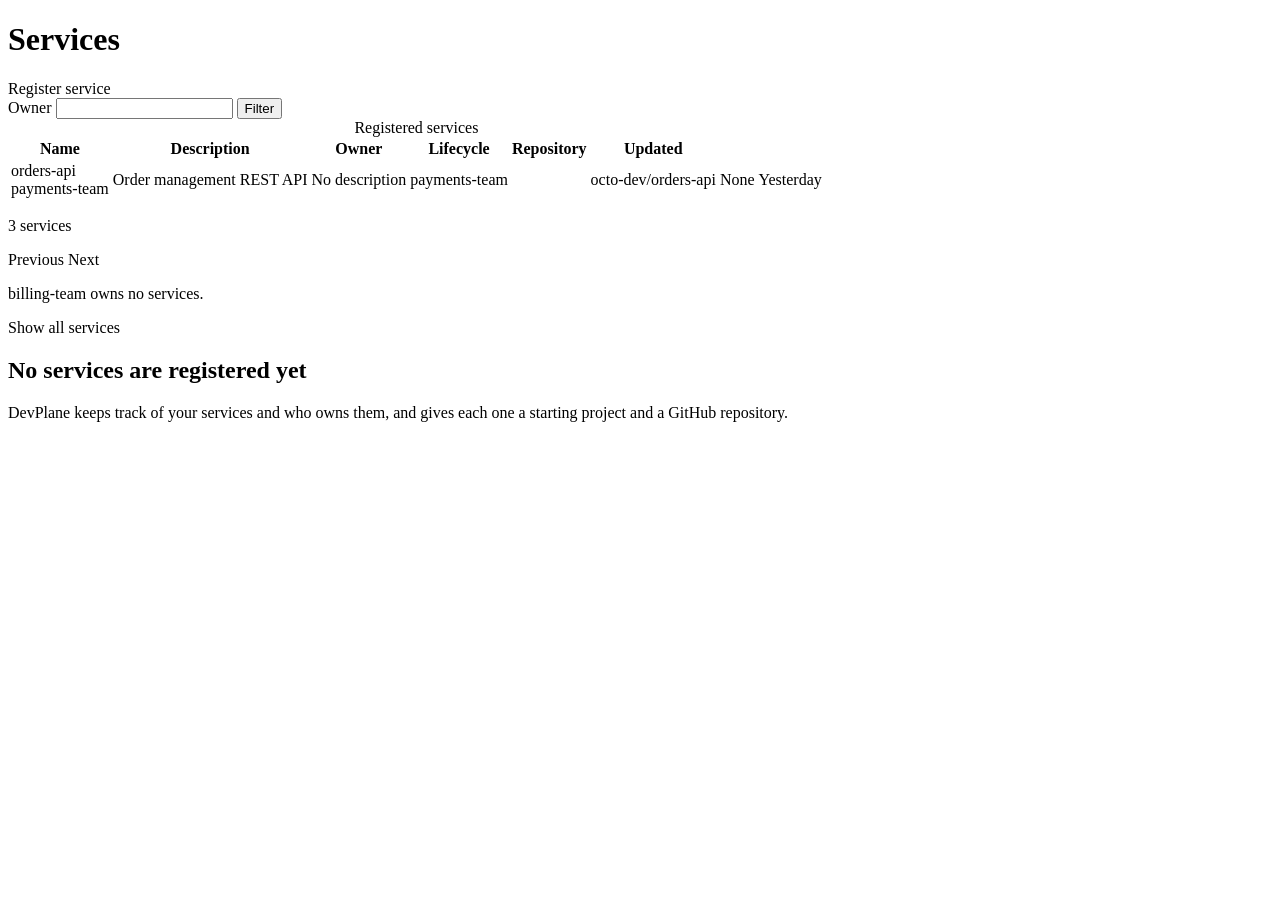
<file: src/main/resources/templates/catalog.html>
<!doctype html>
<!--/*
	The catalog. state is "list", "no-match" (an owner filter that matches nothing),
	or "empty" (no services at all, where an introduction to DevPlane takes the
	table's place).
*/-->
<html lang="en" xmlns:th="http://www.thymeleaf.org">
<head th:replace="~{layout :: head('Services')}"></head>
<body>
	<th:block th:replace="~{layout :: topbar('services')}"></th:block>

	<main id="main" class="page">
		<div th:replace="~{layout :: notice}"></div>

		<div class="page-header">
			<div class="page-header__text">
				<h1>Services</h1>
			</div>
			<a th:unless="${state == 'empty'}" class="button button--primary" th:href="@{/register}">Register service</a>
		</div>

		<!--/* With JavaScript on, htmx filters in place: it asks for the same page and swaps in its results. */-->
		<form th:unless="${state == 'empty'}" class="filter" th:action="@{/services}" method="get" role="search"
				hx-get="/services" hx-trigger="input changed delay:300ms from:find input, submit"
				hx-select="#results" hx-target="#results" hx-swap="outerHTML" hx-push-url="true">
			<label class="field__label" for="owner">Owner</label>
			<input class="input id" id="owner" name="owner" type="text" autocomplete="off" spellcheck="false"
					th:value="${owner}">
			<button class="button" type="submit">Filter</button>
		</form>

		<div id="results" th:unless="${state == 'empty'}">
			<th:block th:if="${state == 'list'}">
				<table class="table">
					<caption class="visually-hidden">Registered services</caption>
					<thead>
						<tr>
							<th scope="col" class="cell-name">Name</th>
							<th scope="col" class="cell-description">Description</th>
							<th scope="col" class="cell-owner">Owner</th>
							<th scope="col" class="cell-lifecycle">Lifecycle</th>
							<th scope="col" class="cell-repository">Repository</th>
							<th scope="col" class="cell-updated">Updated</th>
						</tr>
					</thead>
					<tbody>
						<tr th:each="row : ${rows}">
							<td><a class="id" th:href="@{/services/{name}(name=${row.name})}" th:text="${row.name}">orders-api</a><div
									class="table__owner-below small muted id" th:text="${row.owner}">payments-team</div></td>
							<td th:if="${row.description != null}" class="cell-description" th:title="${row.description}"
									th:text="${row.description}">Order management REST API</td>
							<td th:unless="${row.description != null}" class="cell-description muted">No description</td>
							<td class="cell-owner"><a class="secondary-link id" th:href="${row.ownerUrl}"
									th:text="${row.owner}">payments-team</a></td>
							<td><span th:replace="~{fragments/lifecycle :: lifecycle(${row.stage})}"></span></td>
							<td th:if="${row.repository != null}" class="cell-repository"><a class="secondary-link id"
									th:href="${row.repository.url}" th:text="${row.repository.fullName}">octo-dev/orders-api</a></td>
							<td th:unless="${row.repository != null}" class="cell-repository muted">None</td>
							<td class="cell-updated muted"><time th:datetime="${row.updated.iso}" th:title="${row.updated.exact}"
									th:text="${row.updated.relative}">Yesterday</time></td>
						</tr>
					</tbody>
				</table>
				<div class="table-footer">
					<p class="muted" th:text="${summary}">3 services</p>
					<nav th:if="${previousUrl != null or nextUrl != null}" class="pagination" aria-label="Pages">
						<a th:if="${previousUrl != null}" class="button" th:href="${previousUrl}" rel="prev">Previous</a>
						<a th:if="${nextUrl != null}" class="button" th:href="${nextUrl}" rel="next">Next</a>
					</nav>
				</div>
			</th:block>

			<div th:if="${state == 'no-match'}" class="empty">
				<p><span class="id" th:text="${owner}">billing-team</span> owns no services.</p>
				<a th:href="@{/services}">Show all services</a>
			</div>
		</div>

		<section th:if="${state == 'empty'}" class="intro" aria-labelledby="intro-heading">
			<div class="intro__text">
				<h2 id="intro-heading">No services are registered yet</h2>
				<p class="muted">DevPlane keeps track of your services and who owns them, and gives each one a starting
					project and a GitHub repository.</p>
			</div>
			<ol th:replace="~{fragments/path :: intro(${defaultTemplate})}"></ol>
		</section>
	</main>
</body>
</html>
</file>
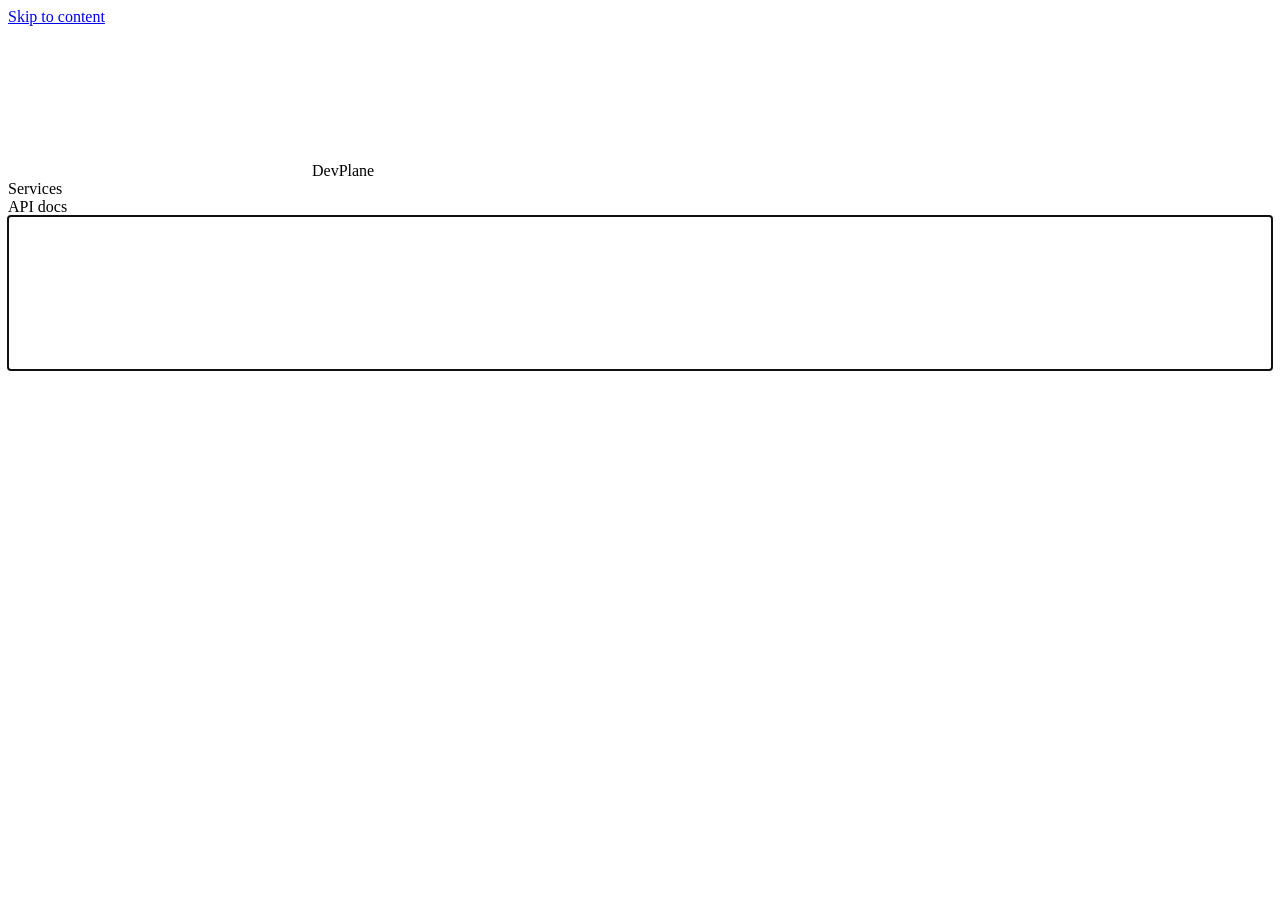
<file: src/main/resources/templates/layout.html>
<!doctype html>
<!--/* Fragments every page shares: the head, the top bar, and the notice area. */-->
<html lang="en" xmlns:th="http://www.thymeleaf.org">
<head th:fragment="head(title)">
	<meta charset="utf-8">
	<meta name="viewport" content="width=device-width, initial-scale=1">
	<title th:text="${title} + ' · DevPlane'">DevPlane</title>
	<link rel="icon" type="image/svg+xml" th:href="@{/favicon.svg}">
	<link rel="stylesheet" th:href="@{/css/devplane.css}">
	<script th:src="@{/webjars/htmx.org/dist/htmx.min.js}" defer></script>
</head>
<body>
	<!--/* The skip link and the top bar. current is "services" on the catalog's pages. */-->
	<th:block th:fragment="topbar(current)">
		<a class="skip-link" href="#main">Skip to content</a>
		<header class="topbar">
			<div class="topbar__inner">
				<a class="wordmark" th:href="@{/services}">
					<svg th:replace="~{fragments/icons :: wordmark}"></svg>
					DevPlane
				</a>
				<nav class="nav" aria-label="Main">
					<a th:href="@{/services}" th:attr="aria-current=${current == 'services'} ? 'page'">Services</a>
				</nav>
				<nav class="nav nav--end" aria-label="Documentation">
					<a th:href="@{/swagger-ui.html}">API docs</a>
				</nav>
			</div>
		</header>
	</th:block>

	<!--/*
		A success notice after a redirect, from the "notice" flash attribute. It takes
		focus, on page load and in htmx's swap, so the next Tab continues from the result.
	*/-->
	<div th:fragment="notice" th:if="${notice != null}" class="notice notice--success" role="status" tabindex="-1"
			autofocus>
		<svg th:replace="~{fragments/icons :: success}"></svg>
		<!--/* The full stop stays inside the name's box, so a long name can't leave it on a line alone. */-->
		<p><th:block th:text="${notice.lead}"></th:block><span class="id"><th:block th:text="${notice.id}"></th:block><th:block
				th:text="${notice.trail}"></th:block></span></p>
	</div>
</body>
</html>
</file>
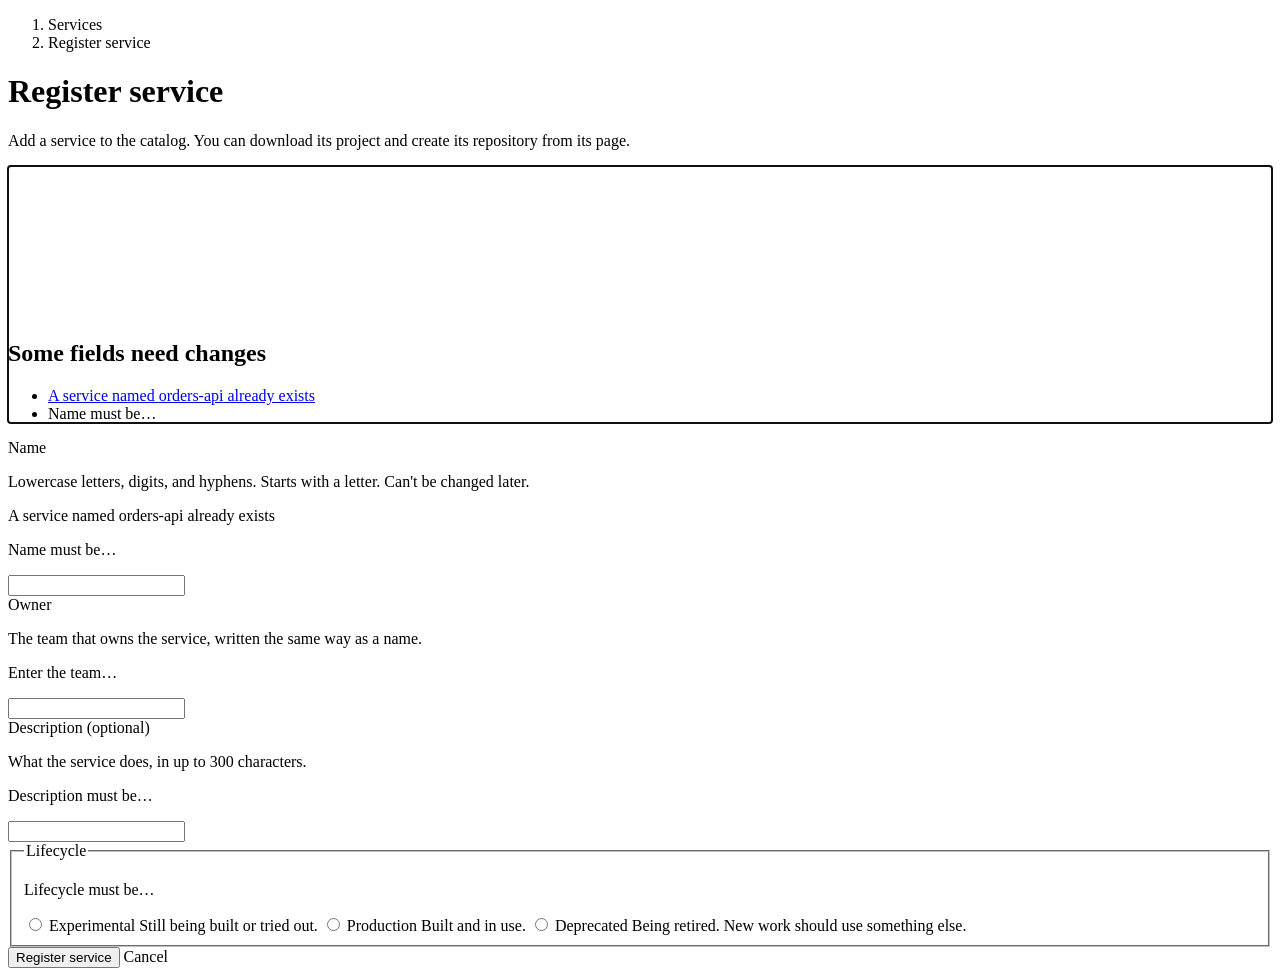
<file: src/main/resources/templates/register.html>
<!doctype html>
<!--/*
	The register form. errors maps each invalid field to its message, in the form's
	order, and duplicateName is set when the name is taken. When there are errors, the
	summary at the top takes focus without script, through autofocus.
*/-->
<html lang="en" xmlns:th="http://www.thymeleaf.org"
		th:with="hasErrors=${!errors.isEmpty() or duplicateName != null}">
<head th:replace="~{layout :: head('Register service')}"></head>
<body>
	<th:block th:replace="~{layout :: topbar('services')}"></th:block>

	<main id="main" class="page">
		<nav class="breadcrumbs" aria-label="Breadcrumbs">
			<ol>
				<li><a th:href="@{/services}">Services</a></li>
				<li><span aria-current="page">Register service</span></li>
			</ol>
		</nav>

		<div class="page-header">
			<div class="page-header__text">
				<h1>Register service</h1>
				<p class="muted">Add a service to the catalog. You can download its project and create its repository
					from its page.</p>
			</div>
		</div>

		<form class="form" th:action="@{/register}" method="post" th:object="${form}" novalidate>
			<div th:if="${hasErrors}" class="notice notice--error error-summary" id="error-summary" tabindex="-1" autofocus>
				<svg th:replace="~{fragments/icons :: error}"></svg>
				<div class="notice__body">
					<h2 class="notice__title">Some fields need changes</h2>
					<ul>
						<li th:if="${duplicateName != null}"><a href="#name">A service named <span class="id"
								th:text="${duplicateName}">orders-api</span> already exists</a></li>
						<li th:each="error : ${errors}"><a th:href="${'#' + error.key}" th:text="${error.value}">Name must be…</a></li>
					</ul>
				</div>
			</div>

			<div class="field">
				<label class="field__label" for="name">Name</label>
				<p class="field__hint" id="name-hint">Lowercase letters, digits, and hyphens. Starts with a letter. Can't be
					changed later.</p>
				<p th:if="${duplicateName != null}" class="field__error" id="name-error">A service named <a
						th:href="@{/services/{name}(name=${duplicateName})}"><span class="id"
						th:text="${duplicateName}">orders-api</span></a> already exists</p>
				<p th:if="${errors.containsKey('name')}" class="field__error" id="name-error" th:text="${errors.name}">Name must be…</p>
				<input class="input id" id="name" name="name" type="text" autocomplete="off" spellcheck="false"
						th:value="*{name}"
						th:attr="aria-invalid=${errors.containsKey('name') or duplicateName != null} ? 'true',
								aria-describedby=${errors.containsKey('name') or duplicateName != null} ? 'name-hint name-error' : 'name-hint'">
			</div>

			<div class="field">
				<label class="field__label" for="owner">Owner</label>
				<p class="field__hint" id="owner-hint">The team that owns the service, written the same way as a name.</p>
				<p th:if="${errors.containsKey('owner')}" class="field__error" id="owner-error" th:text="${errors.owner}">Enter the team…</p>
				<input class="input id" id="owner" name="owner" type="text" autocomplete="off" spellcheck="false"
						th:value="*{owner}"
						th:attr="aria-invalid=${errors.containsKey('owner')} ? 'true',
								aria-describedby=${errors.containsKey('owner')} ? 'owner-hint owner-error' : 'owner-hint'">
			</div>

			<div class="field">
				<label class="field__label" for="description">Description (optional)</label>
				<p class="field__hint" id="description-hint">What the service does, in up to 300 characters.</p>
				<p th:if="${errors.containsKey('description')}" class="field__error" id="description-error"
						th:text="${errors.description}">Description must be…</p>
				<input class="input" id="description" name="description" type="text" autocomplete="off"
						th:value="*{description}"
						th:attr="aria-invalid=${errors.containsKey('description')} ? 'true',
								aria-describedby=${errors.containsKey('description')} ? 'description-hint description-error' : 'description-hint'">
			</div>

			<fieldset class="field" th:attr="aria-describedby=${errors.containsKey('lifecycle')} ? 'lifecycle-error'">
				<legend class="field__label">Lifecycle</legend>
				<p th:if="${errors.containsKey('lifecycle')}" class="field__error" id="lifecycle-error"
						th:text="${errors.lifecycle}">Lifecycle must be…</p>
				<label class="choice">
					<input type="radio" name="lifecycle" value="experimental" th:checked="*{lifecycle == null or lifecycle == 'experimental'}">
					<span>Experimental</span>
					<span class="choice__hint">Still being built or tried out.</span>
				</label>
				<label class="choice">
					<input type="radio" name="lifecycle" value="production" th:checked="*{lifecycle == 'production'}">
					<span>Production</span>
					<span class="choice__hint">Built and in use.</span>
				</label>
				<label class="choice">
					<input type="radio" name="lifecycle" value="deprecated" th:checked="*{lifecycle == 'deprecated'}">
					<span>Deprecated</span>
					<span class="choice__hint">Being retired. New work should use something else.</span>
				</label>
			</fieldset>

			<div class="form__actions">
				<button class="button button--primary" type="submit">Register service</button>
				<a class="button" th:href="@{/services}">Cancel</a>
			</div>
		</form>
	</main>
</body>
</html>
</file>
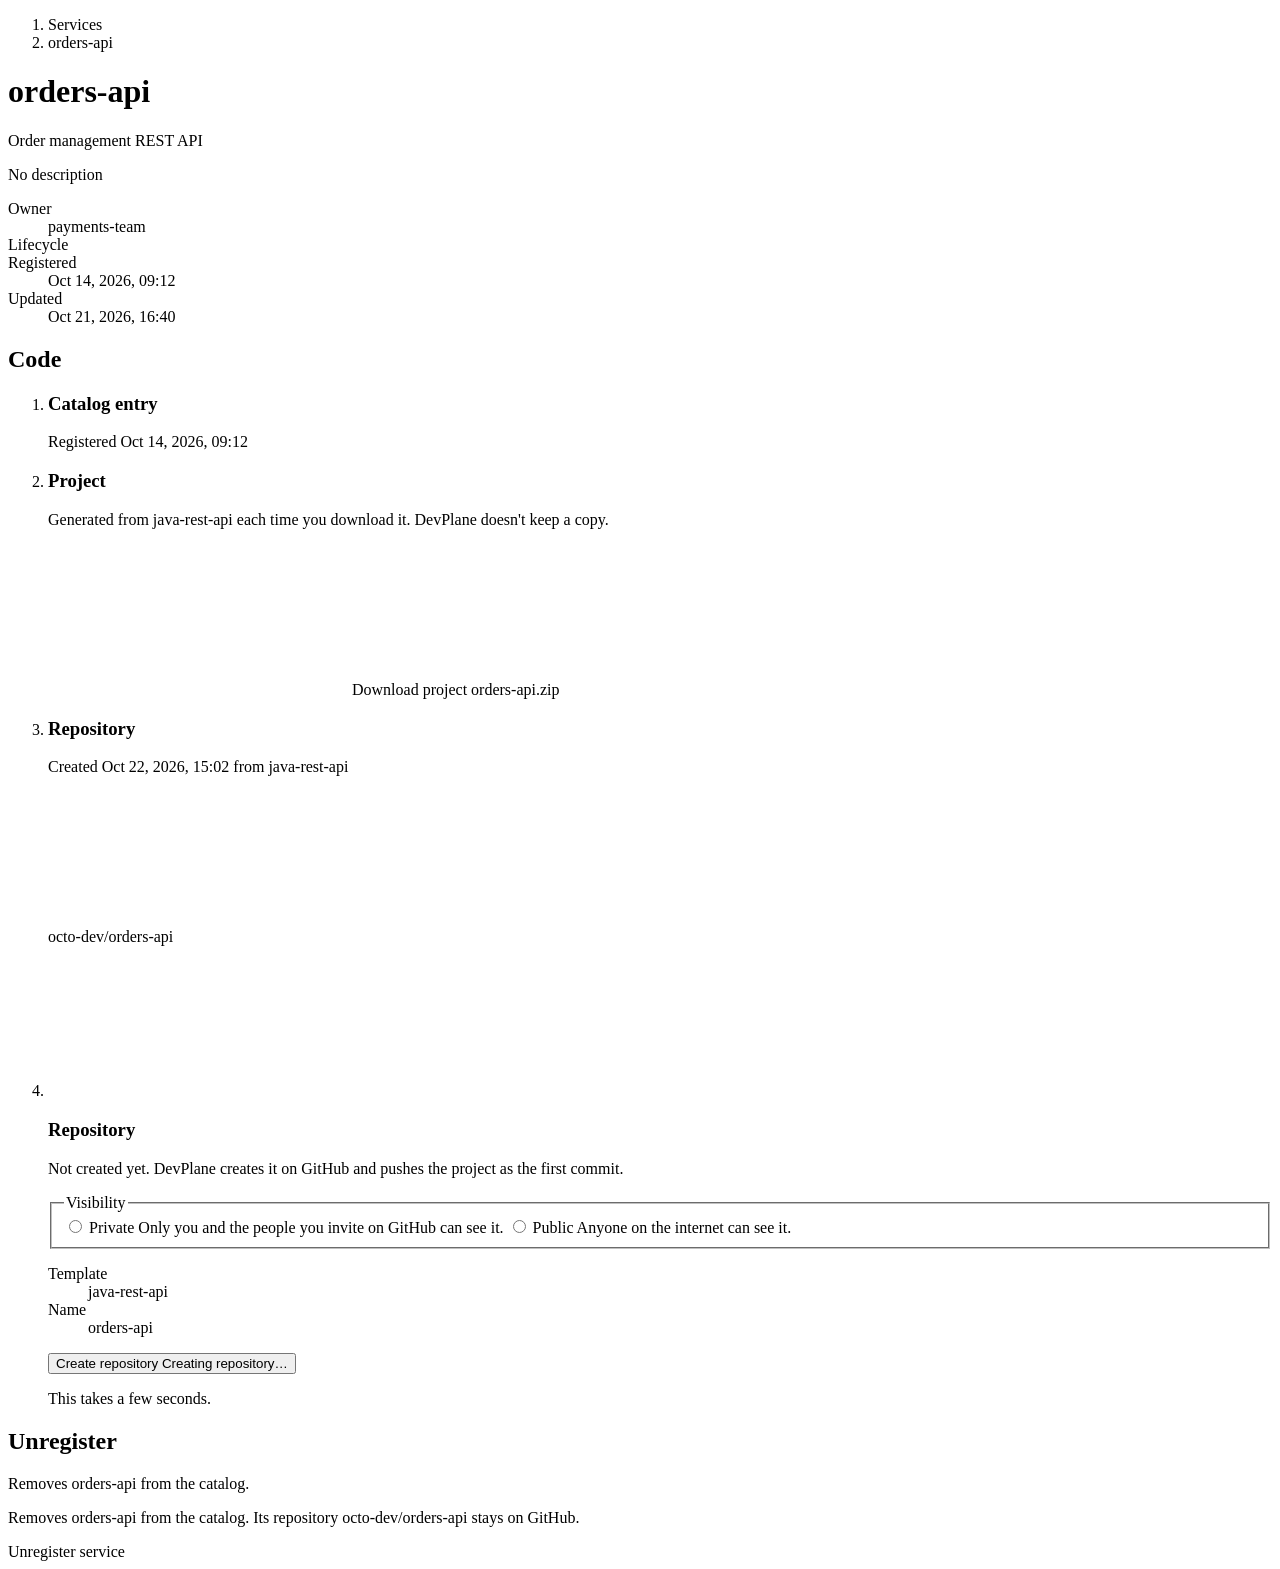
<file: src/main/resources/templates/service.html>
<!doctype html>
<!--/*
	A service's page: its details, then its steps from catalog entry to project to
	repository. Until the service has a repository, the repository step is the next
	step and holds the form that creates it.
*/-->
<html lang="en" xmlns:th="http://www.thymeleaf.org">
<head th:replace="~{layout :: head(${service.name})}"></head>
<body>
	<th:block th:replace="~{layout :: topbar('services')}"></th:block>

	<main id="main" class="page">
		<div th:replace="~{layout :: notice}"></div>

		<nav class="breadcrumbs" aria-label="Breadcrumbs">
			<ol>
				<li><a th:href="@{/services}">Services</a></li>
				<li><span class="id" aria-current="page" th:text="${service.name}">orders-api</span></li>
			</ol>
		</nav>

		<div class="page-header">
			<div class="page-header__text">
				<h1><span class="id" th:text="${service.name}">orders-api</span></h1>
				<p th:if="${service.description != null}" class="muted" th:text="${service.description}">Order management REST API</p>
				<p th:unless="${service.description != null}" class="muted">No description</p>
			</div>
		</div>

		<dl class="summary">
			<div>
				<dt>Owner</dt>
				<dd><a class="secondary-link id" th:href="${service.ownerUrl}" th:text="${service.owner}">payments-team</a></dd>
			</div>
			<div>
				<dt>Lifecycle</dt>
				<dd><span th:replace="~{fragments/lifecycle :: lifecycle(${service.stage})}"></span></dd>
			</div>
			<div>
				<dt>Registered</dt>
				<dd><time th:datetime="${service.registered.iso}" th:text="${service.registered.exact}">Oct 14, 2026, 09:12</time></dd>
			</div>
			<div>
				<dt>Updated</dt>
				<dd><time th:datetime="${service.updated.iso}" th:text="${service.updated.exact}">Oct 21, 2026, 16:40</time></dd>
			</div>
		</dl>

		<section class="section" aria-labelledby="code-heading">
			<h2 id="code-heading">Code</h2>
			<ol class="path">
				<li class="step">
					<div class="step__head">
						<h3>Catalog entry</h3>
						<p class="step__status">Registered <time th:datetime="${service.registered.iso}"
								th:text="${service.registered.exact}">Oct 14, 2026, 09:12</time></p>
					</div>
				</li>

				<li class="step">
					<div class="step__head">
						<h3>Project</h3>
						<p class="step__status">Generated from <span class="id" th:text="${template.name}">java-rest-api</span>
							each time you download it. DevPlane doesn't keep a copy.</p>
					</div>
					<div class="step__actions">
						<a class="button" th:href="@{/api/v1/services/{name}/project(name=${service.name})}" download>
							<svg th:replace="~{fragments/icons :: download}"></svg>
							Download project
						</a>
						<span class="small muted id" th:text="${service.name + '.zip'}">orders-api.zip</span>
					</div>
				</li>

				<li th:if="${service.repository != null}" class="step" id="repository-step">
					<div class="step__head">
						<h3>Repository</h3>
						<p class="step__status">Created <time th:datetime="${service.repositoryCreated.iso}"
								th:text="${service.repositoryCreated.exact}">Oct 22, 2026, 15:02</time> from <span class="id"
								th:text="${service.repository.template}">java-rest-api</span></p>
					</div>
					<!--/* A request to create a second repository fails, and says so here. */-->
					<th:block th:if="${repositoryError != null}">
						<div th:replace="~{fragments/path :: repositoryError(${repositoryError}, ${repositoryErrorStatus})}"></div>
					</th:block>
					<a class="repo-link" th:href="${service.repository.url}">
						<span class="id" th:text="${service.repository.fullName}">octo-dev/orders-api</span>
						<svg th:replace="~{fragments/icons :: external}"></svg>
					</a>
				</li>

				<li th:unless="${service.repository != null}" class="step step--next" id="repository-step">
					<svg th:replace="~{fragments/path :: outline}"></svg>
					<div class="step__head">
						<h3>Repository</h3>
						<p class="step__status">Not created yet. DevPlane creates it on GitHub and pushes the project as the
							first commit.</p>
					</div>

					<th:block th:if="${repositoryError != null}">
						<div th:replace="~{fragments/path :: repositoryError(${repositoryError}, ${repositoryErrorStatus})}"></div>
					</th:block>

					<!--/*
						With JavaScript on, htmx posts the form, follows the redirect, and swaps in
						the new page's main, so the result appears without a reload. While it waits,
						the options and button are disabled and the step is marked busy.
					*/-->
					<form class="step__options" th:action="@{/services/{name}/repository(name=${service.name})}" method="post"
							th:attr="hx-post=@{/services/{name}/repository(name=${service.name})}"
							hx-select="main" hx-target="main" hx-swap="outerHTML"
							hx-disabled-elt="find button, find fieldset"
							hx-on::before-request="this.closest('.step').setAttribute('aria-busy', 'true')"
							hx-on::after-request="this.closest('.step').removeAttribute('aria-busy')">
						<fieldset class="field">
							<legend class="field__label">Visibility</legend>
							<label class="choice">
								<input type="radio" name="visibility" value="private" th:checked="${visibility != 'public'}">
								<span>Private</span>
								<span class="choice__hint">Only you and the people you invite on GitHub can see it.</span>
							</label>
							<label class="choice">
								<input type="radio" name="visibility" value="public" th:checked="${visibility == 'public'}">
								<span>Public</span>
								<span class="choice__hint">Anyone on the internet can see it.</span>
							</label>
						</fieldset>
						<dl class="facts">
							<dt>Template</dt>
							<dd class="id" th:text="${template.name}">java-rest-api</dd>
							<dt>Name</dt>
							<dd class="id" th:text="${service.name}">orders-api</dd>
						</dl>
						<div class="step__actions">
							<button class="button button--primary" type="submit">
								<span class="when-idle">Create repository</span>
								<span class="when-pending">Creating repository…</span>
							</button>
							<p class="when-pending muted">This takes a few seconds.</p>
						</div>
					</form>
				</li>
			</ol>
		</section>

		<section class="section unregister" aria-labelledby="unregister-heading">
			<div class="unregister__text">
				<h2 id="unregister-heading">Unregister</h2>
				<p th:unless="${service.repository != null}" class="muted">Removes <span class="id"
						th:text="${service.name}">orders-api</span> from the catalog.</p>
				<p th:if="${service.repository != null}" class="muted">Removes <span class="id"
						th:text="${service.name}">orders-api</span> from the catalog. Its repository <span class="id"
						th:text="${service.repository.fullName}">octo-dev/orders-api</span> stays on GitHub.</p>
			</div>
			<a class="button button--danger" th:href="@{/services/{name}/unregister(name=${service.name})}">Unregister service</a>
		</section>
	</main>
</body>
</html>
</file>
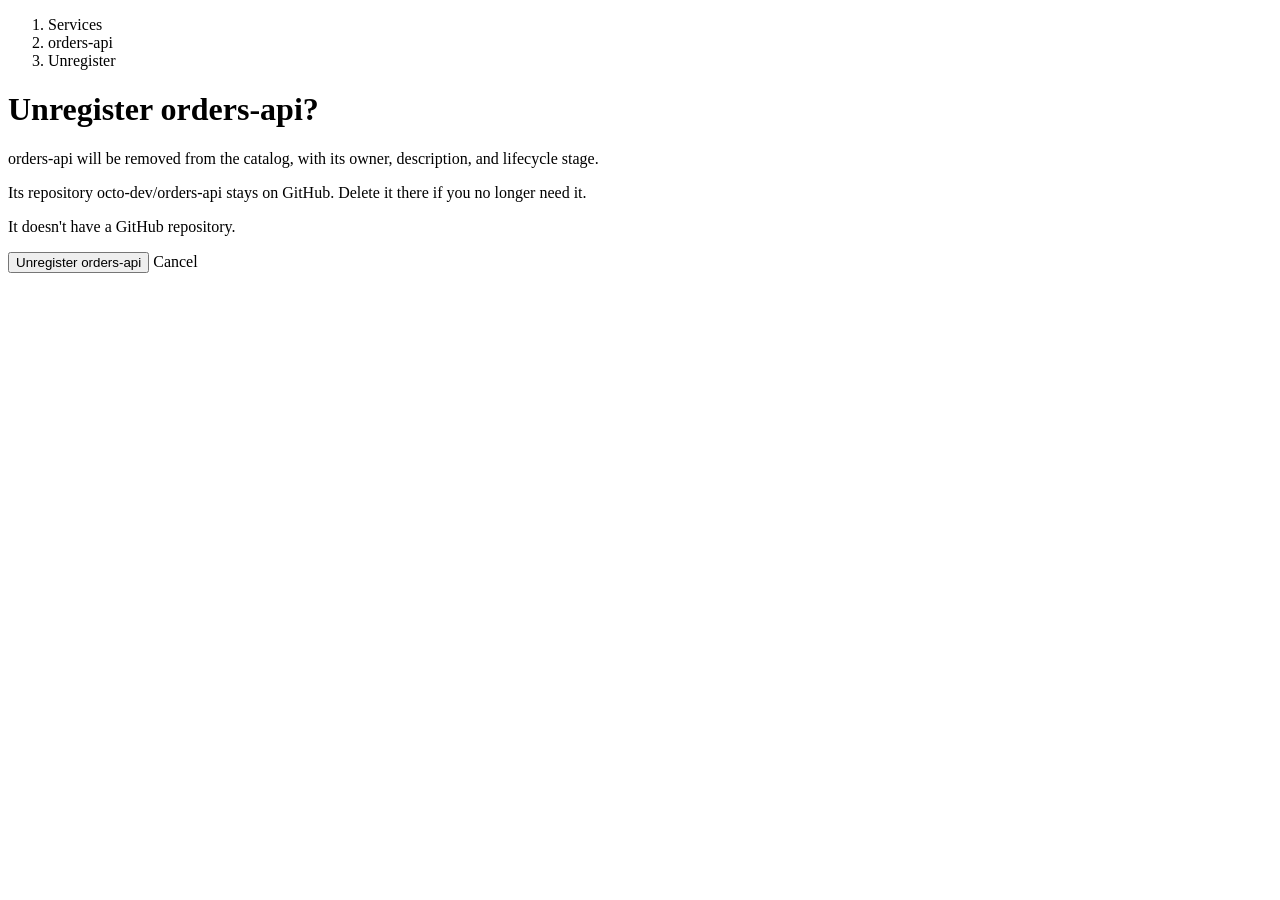
<file: src/main/resources/templates/unregister.html>
<!doctype html>
<!--/*
	The confirmation before unregistering: what will happen, and what won't. It's a
	page rather than a dialog, so it works without script.
*/-->
<html lang="en" xmlns:th="http://www.thymeleaf.org">
<head th:replace="~{layout :: head('Unregister ' + ${service.name})}"></head>
<body>
	<th:block th:replace="~{layout :: topbar('services')}"></th:block>

	<main id="main" class="page">
		<nav class="breadcrumbs" aria-label="Breadcrumbs">
			<ol>
				<li><a th:href="@{/services}">Services</a></li>
				<li><a class="id" th:href="@{/services/{name}(name=${service.name})}" th:text="${service.name}">orders-api</a></li>
				<li><span aria-current="page">Unregister</span></li>
			</ol>
		</nav>

		<div class="page-header">
			<div class="page-header__text">
				<h1>Unregister <span class="id"><th:block th:text="${service.name}">orders-api</th:block>?</span></h1>
			</div>
		</div>

		<div class="prose">
			<p><span class="id" th:text="${service.name}">orders-api</span> will be removed from the catalog, with its
				owner, description, and lifecycle stage.</p>
			<p th:if="${service.repository != null}">Its repository <span class="id"
					th:text="${service.repository.fullName}">octo-dev/orders-api</span> stays on GitHub. Delete it there if
				you no longer need it.</p>
			<p th:unless="${service.repository != null}">It doesn't have a GitHub repository.</p>
		</div>

		<form class="form__actions confirm" th:action="@{/services/{name}/unregister(name=${service.name})}" method="post">
			<button class="button button--danger" type="submit">Unregister <span class="id"
					th:text="${service.name}">orders-api</span></button>
			<a class="button" th:href="@{/services/{name}(name=${service.name})}">Cancel</a>
		</form>
	</main>
</body>
</html>
</file>
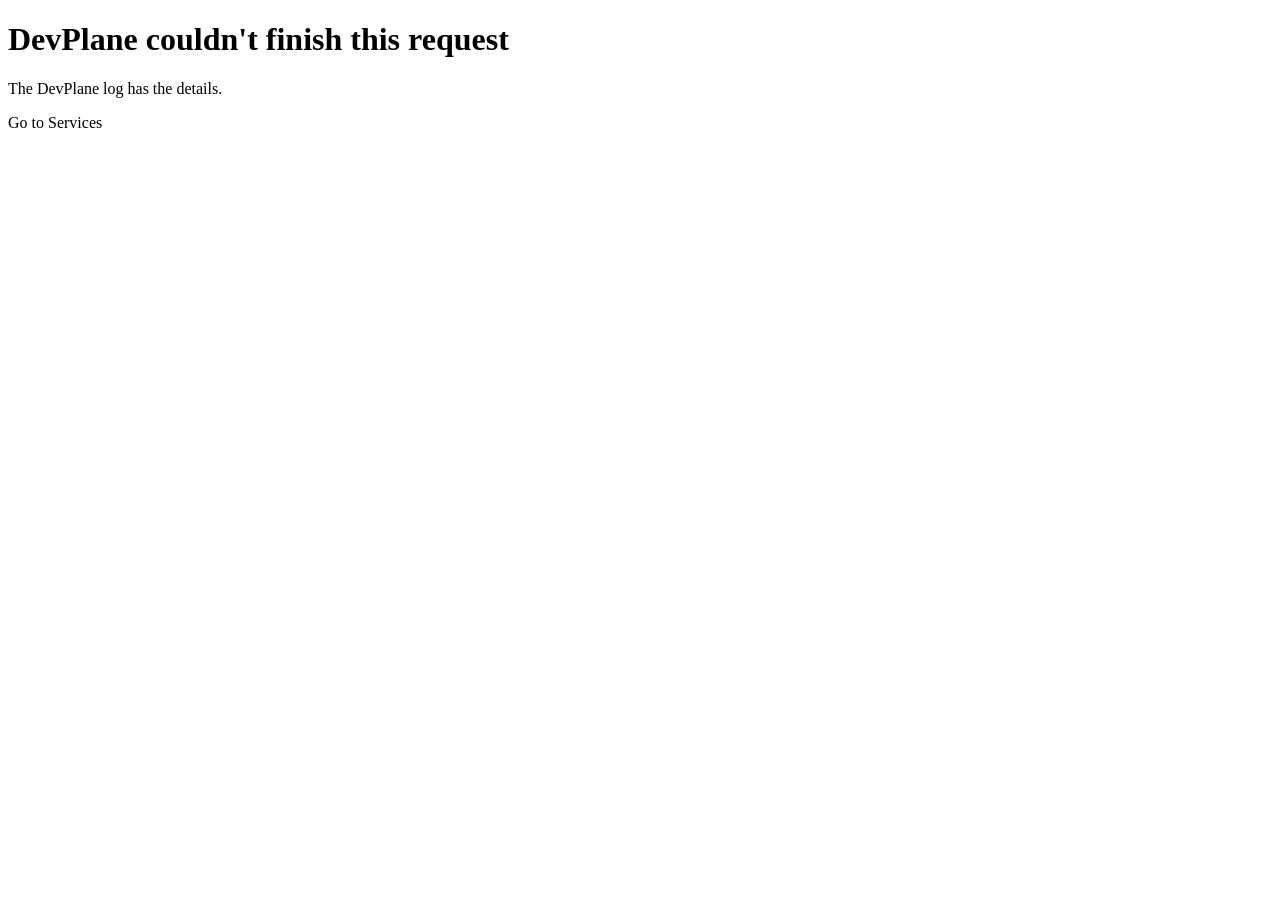
<file: src/main/resources/templates/error/5xx.html>
<!doctype html>
<!--/* The page for an unexpected error. It never shows the exception. */-->
<html lang="en" xmlns:th="http://www.thymeleaf.org">
<head th:replace="~{layout :: head('Unexpected error')}"></head>
<body>
	<th:block th:replace="~{layout :: topbar('')}"></th:block>

	<main id="main" class="page">
		<div class="page-header">
			<div class="page-header__text">
				<h1>DevPlane couldn't finish this request</h1>
			</div>
		</div>

		<div class="prose">
			<p>The DevPlane log has the details.</p>
			<p><a th:href="@{/services}">Go to Services</a></p>
		</div>
	</main>
</body>
</html>
</file>
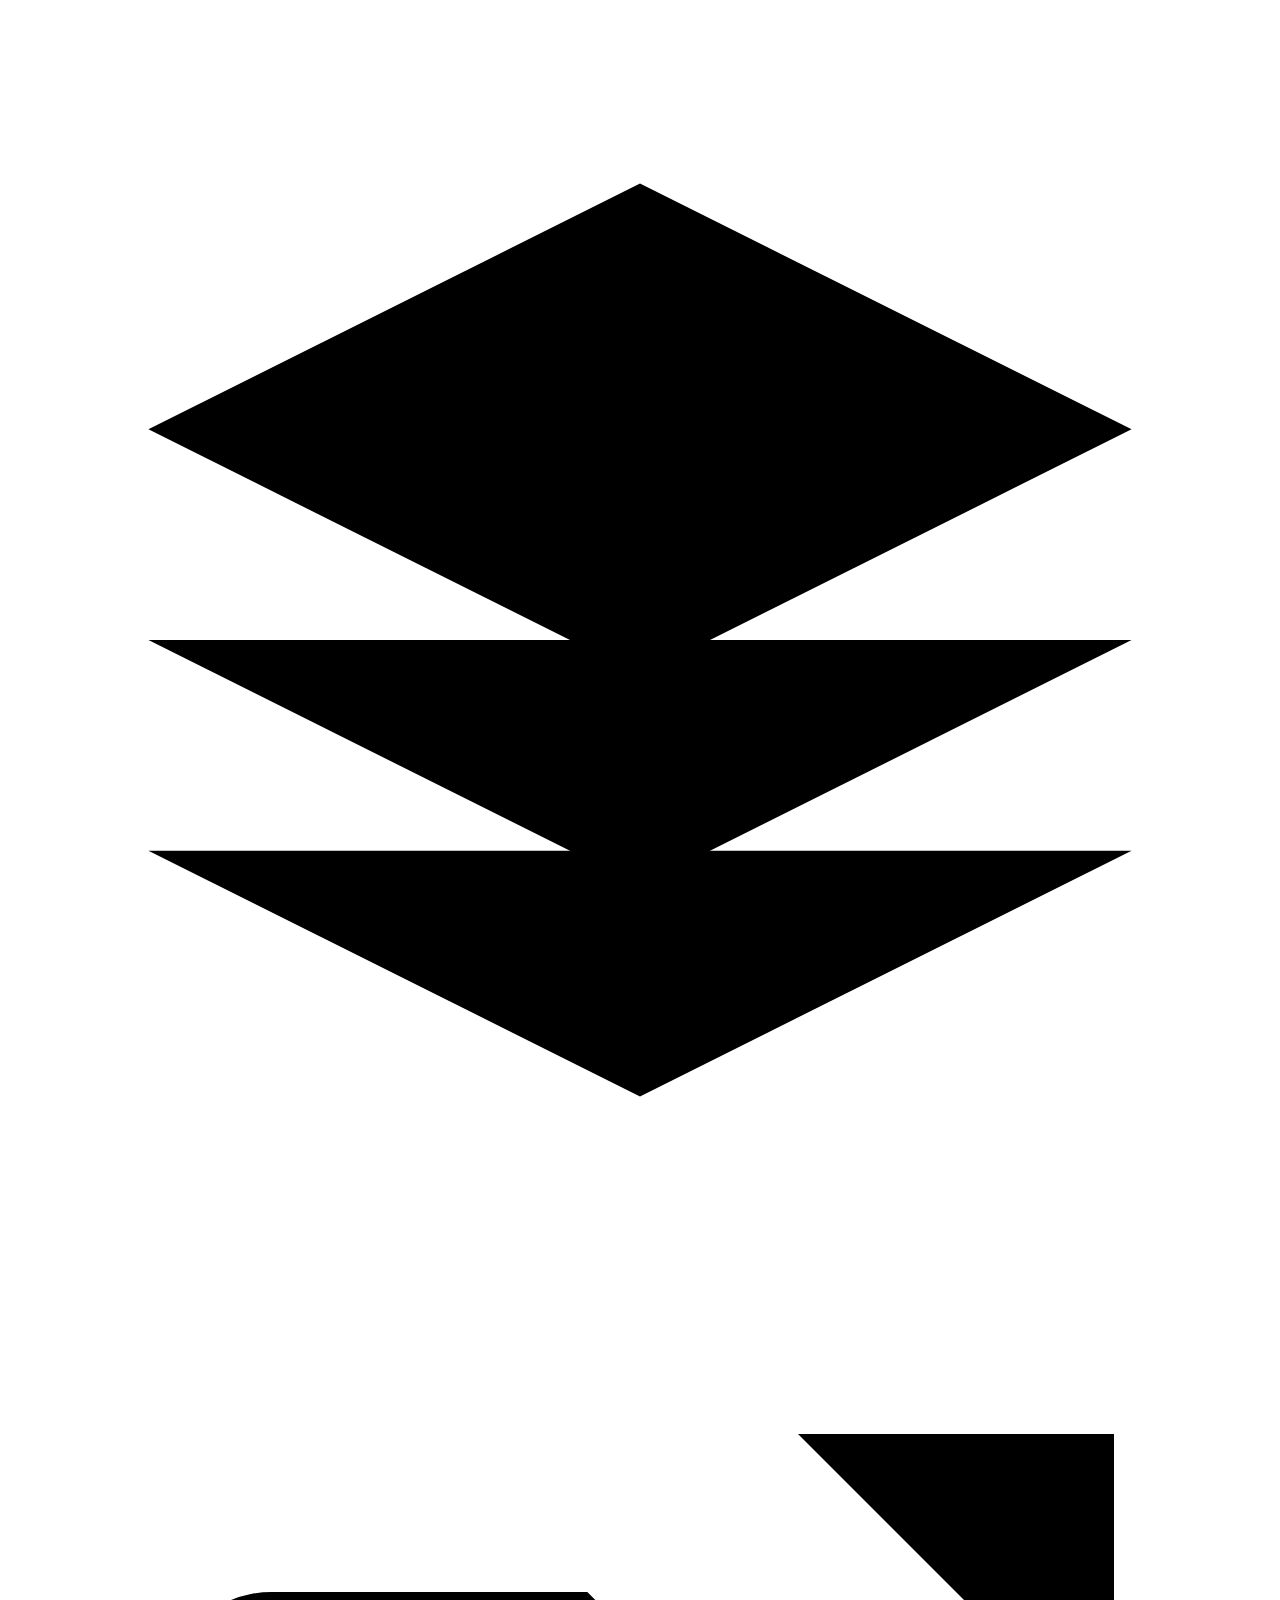
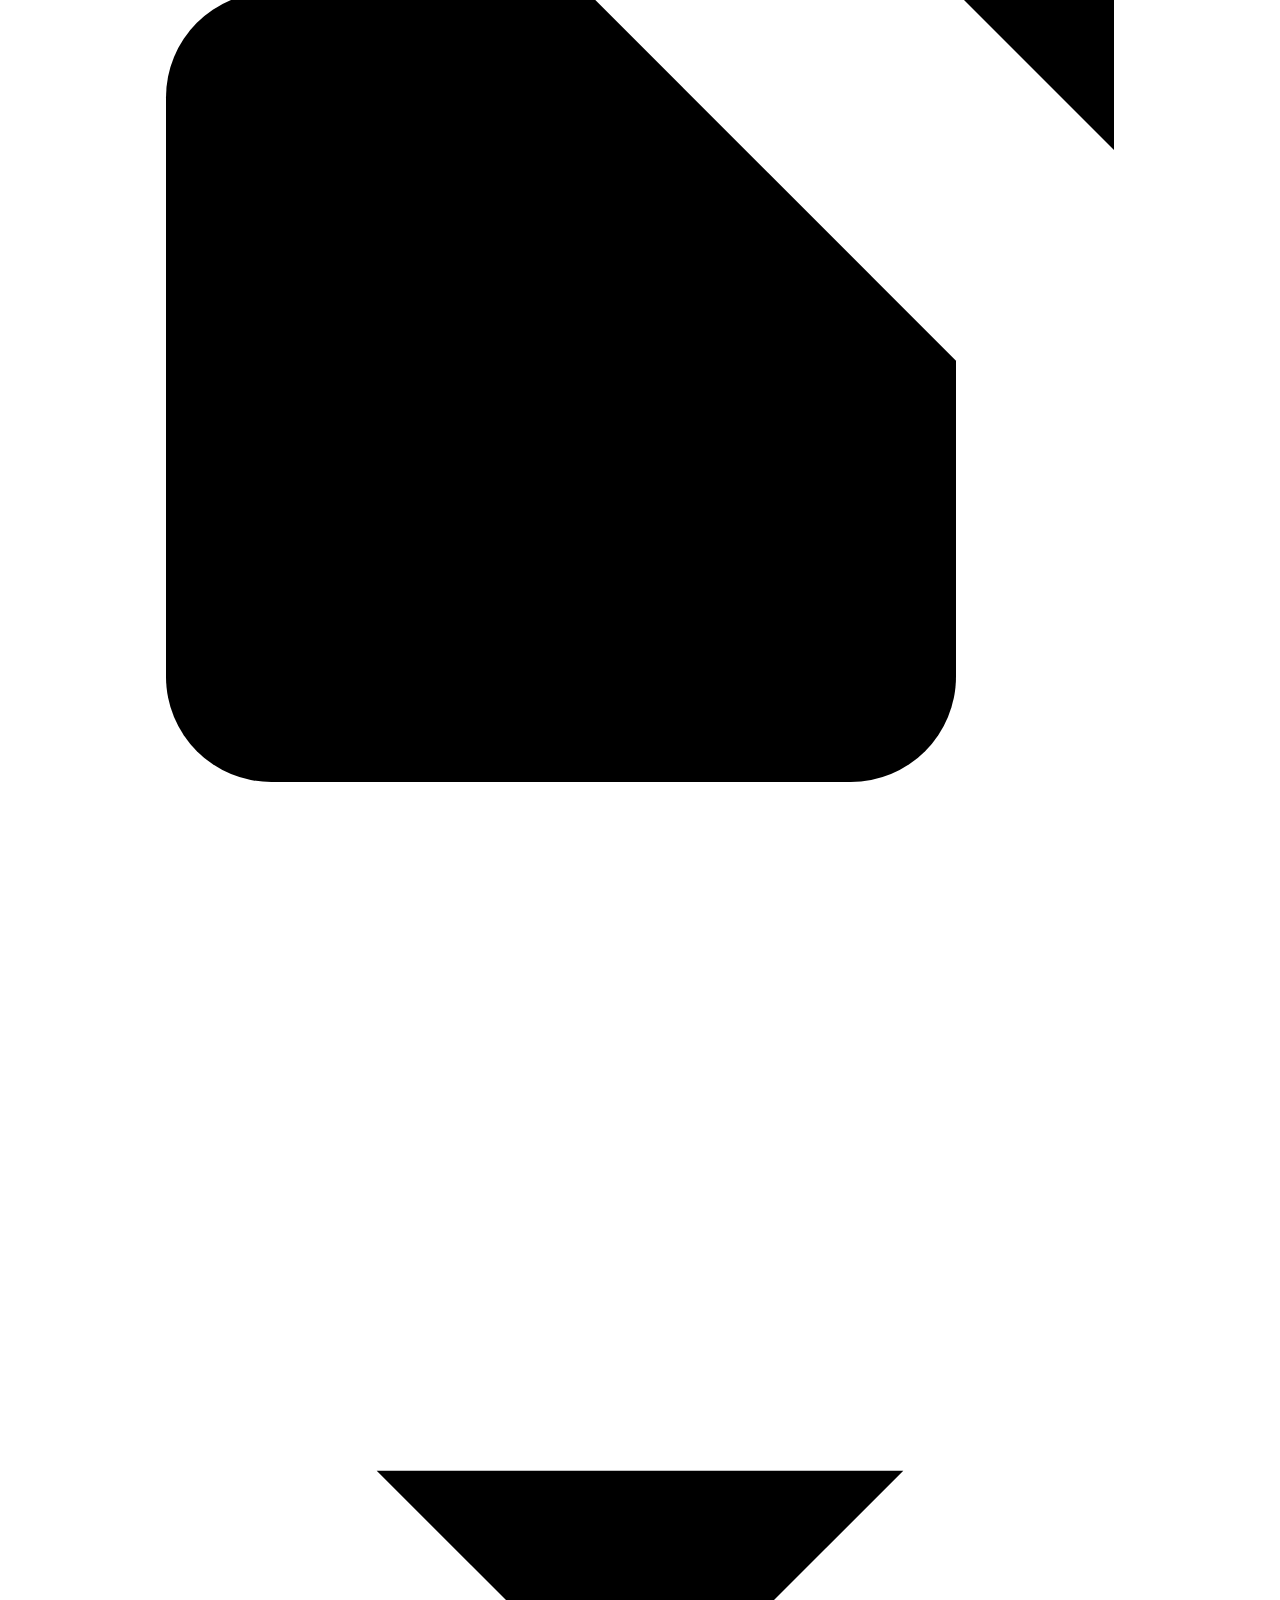
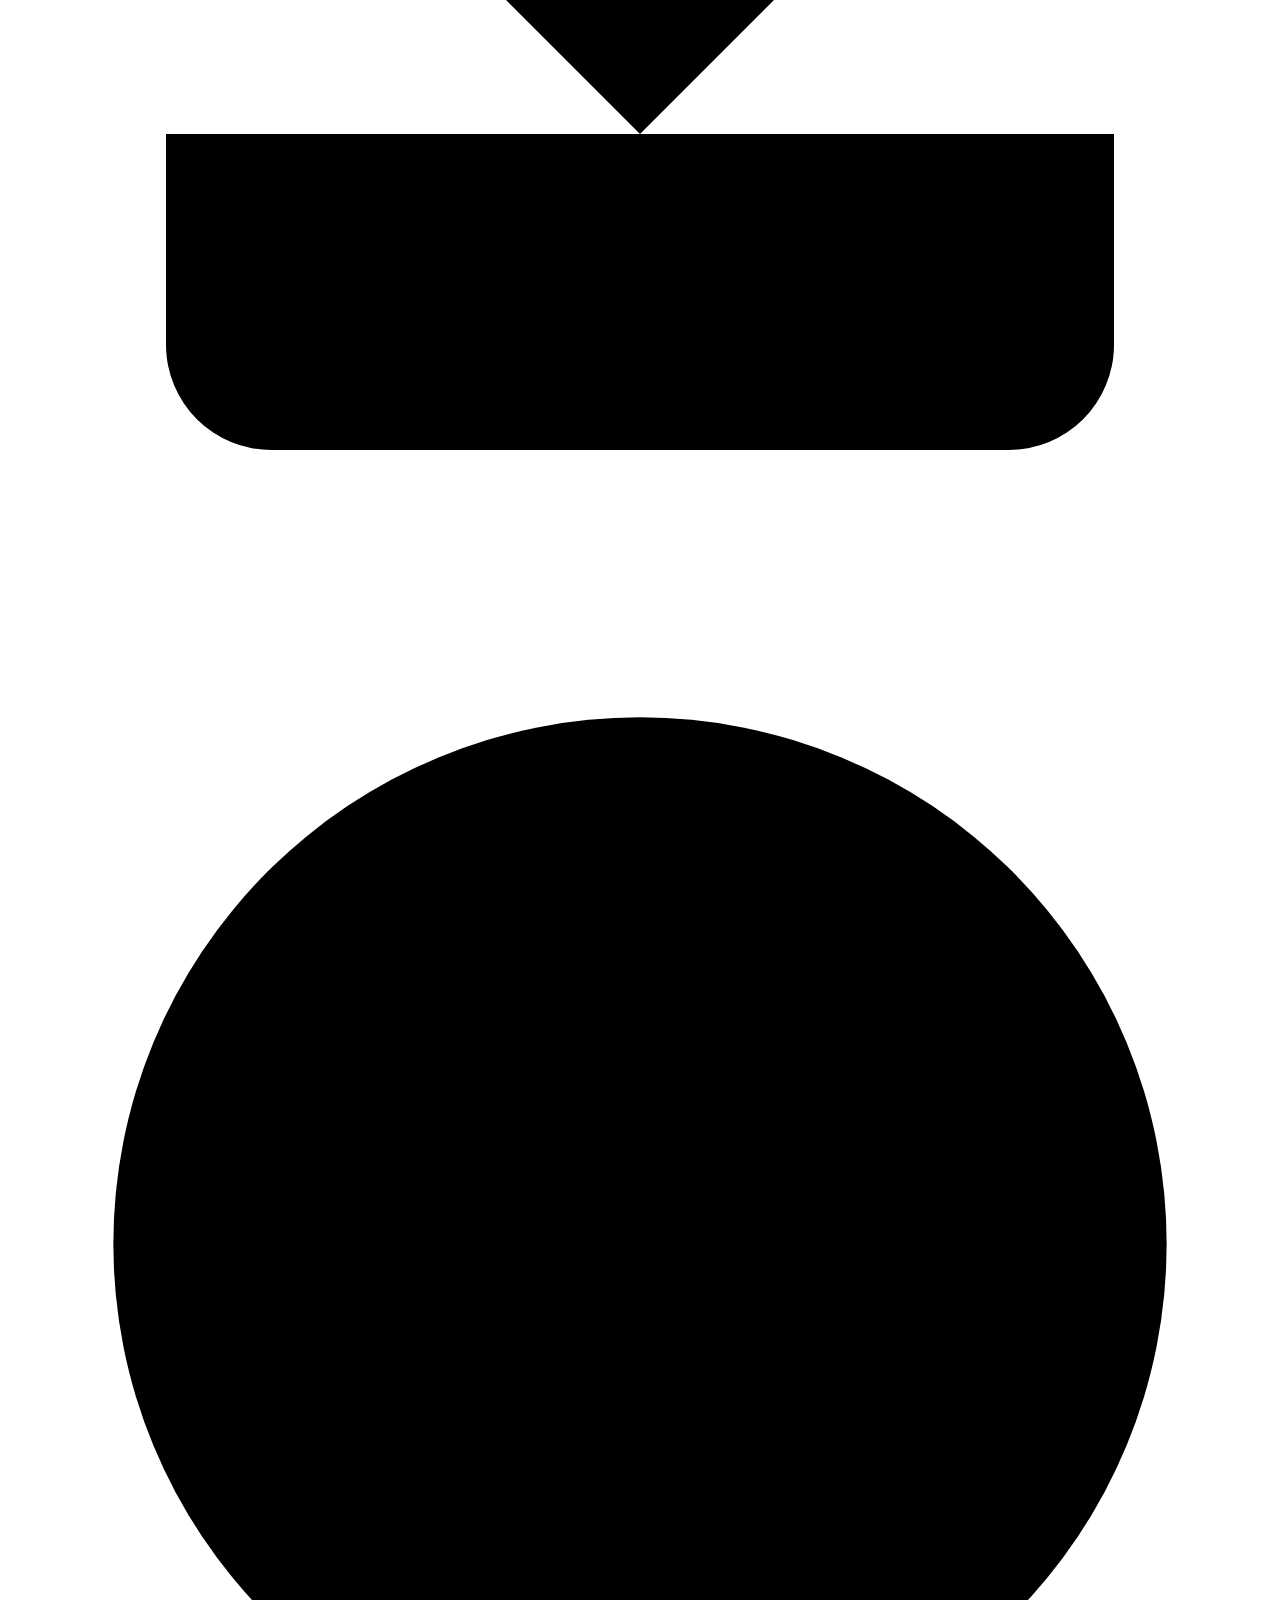
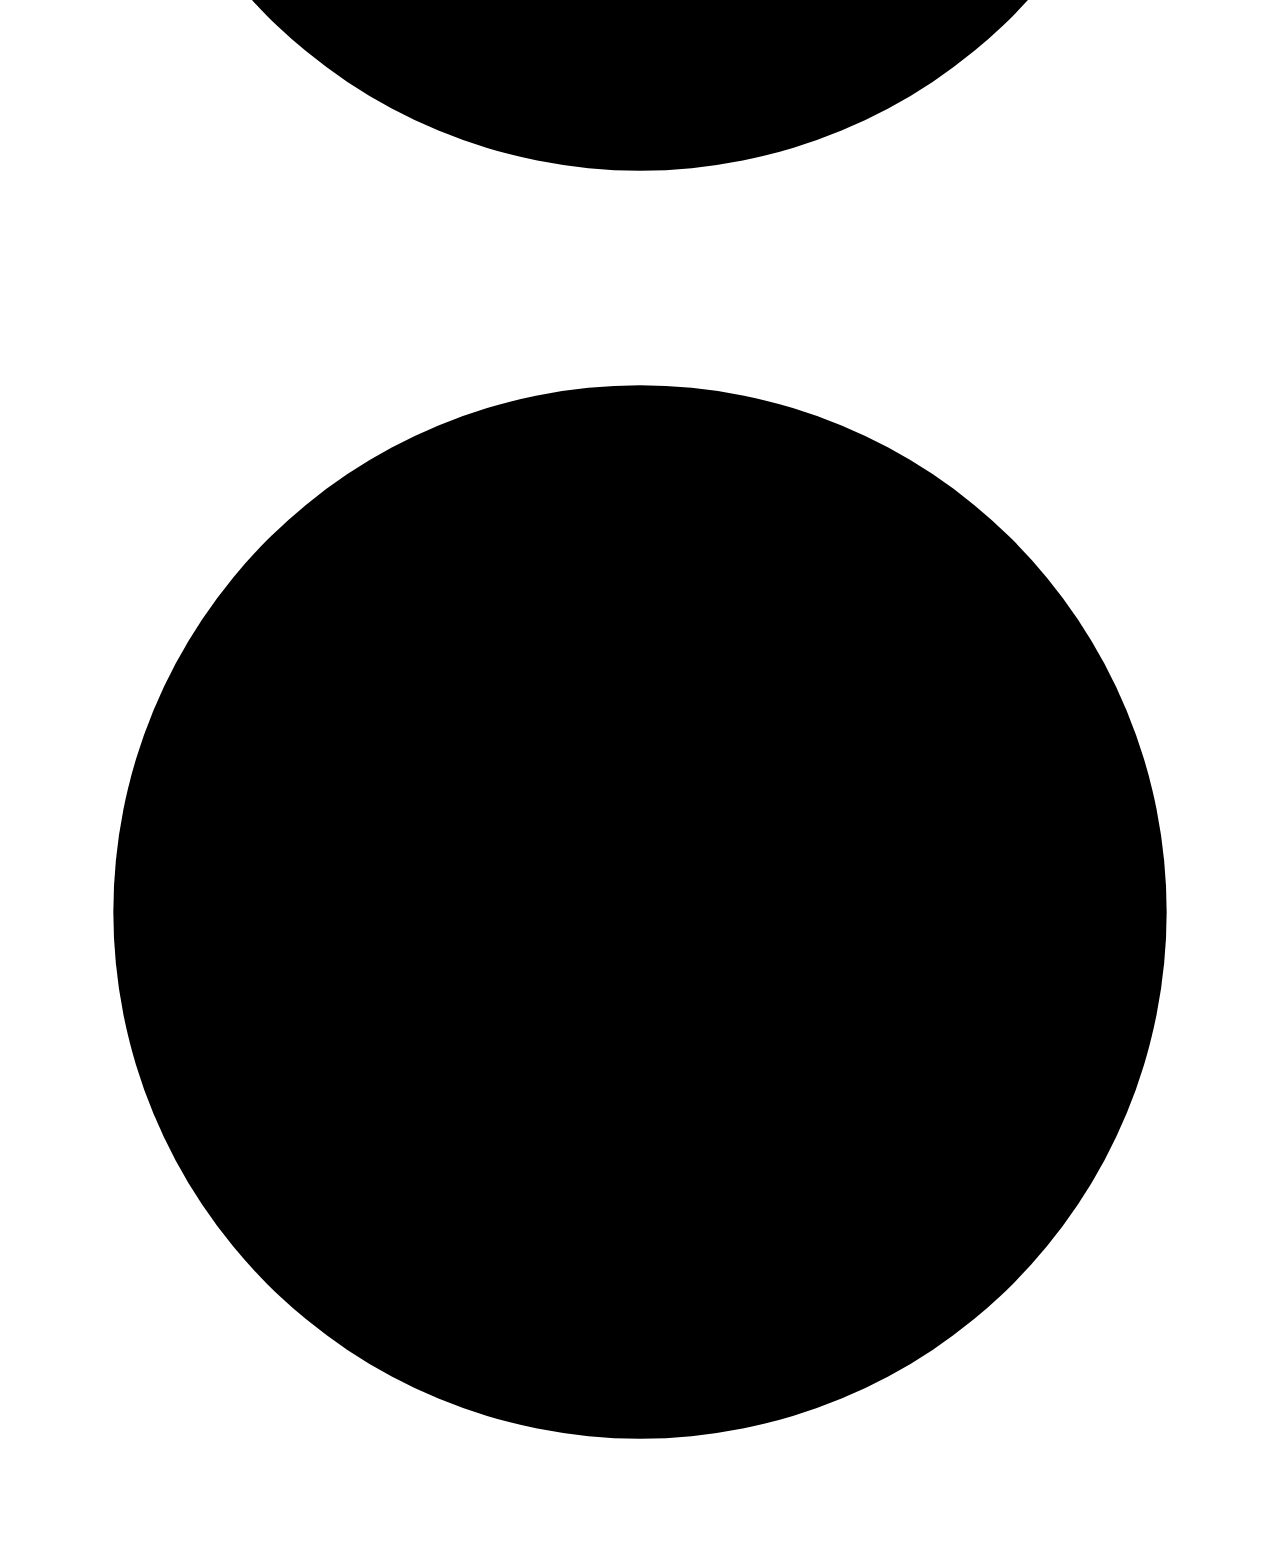
<file: src/main/resources/templates/fragments/icons.html>
<!doctype html>
<!--
	Icons from Lucide (https://lucide.dev), except the DevPlane wordmark.

	ISC License. Copyright (c) for portions of Lucide are held by Cole Bemis
	2013-2022 as part of Feather (MIT). All other copyright (c) for Lucide are held
	by Lucide Contributors 2022.

	Permission to use, copy, modify, and/or distribute this software for any purpose
	with or without fee is hereby granted, provided that the above copyright notice
	and this permission notice appear in all copies.
-->
<html lang="en" xmlns:th="http://www.thymeleaf.org">
<body>
	<!--/* DevPlane's wordmark: three stacked planes. */-->
	<svg th:fragment="wordmark" viewBox="0 0 18 18" aria-hidden="true"><path d="M9 2.5 16 6 9 9.5 2 6Z"/><path d="M2 9 9 12.5 16 9"/><path d="M2 12 9 15.5 16 12"/></svg>

	<!--/* Lucide external-link */-->
	<svg th:fragment="external" class="icon" viewBox="0 0 24 24" aria-hidden="true"><path d="M15 3h6v6"/><path d="M10 14 21 3"/><path d="M18 13v6a2 2 0 0 1-2 2H5a2 2 0 0 1-2-2V8a2 2 0 0 1 2-2h6"/></svg>

	<!--/* Lucide download */-->
	<svg th:fragment="download" class="icon" viewBox="0 0 24 24" aria-hidden="true"><path d="M21 15v4a2 2 0 0 1-2 2H5a2 2 0 0 1-2-2v-4"/><path d="m7 10 5 5 5-5"/><path d="M12 15V3"/></svg>

	<!--/* Lucide circle-check */-->
	<svg th:fragment="success" class="icon" viewBox="0 0 24 24" aria-hidden="true"><circle cx="12" cy="12" r="10"/><path d="m9 12 2 2 4-4"/></svg>

	<!--/* Lucide circle-alert */-->
	<svg th:fragment="error" class="icon" viewBox="0 0 24 24" aria-hidden="true"><circle cx="12" cy="12" r="10"/><path d="M12 8v4"/><path d="M12 16h.01"/></svg>
</body>
</html>
</file>
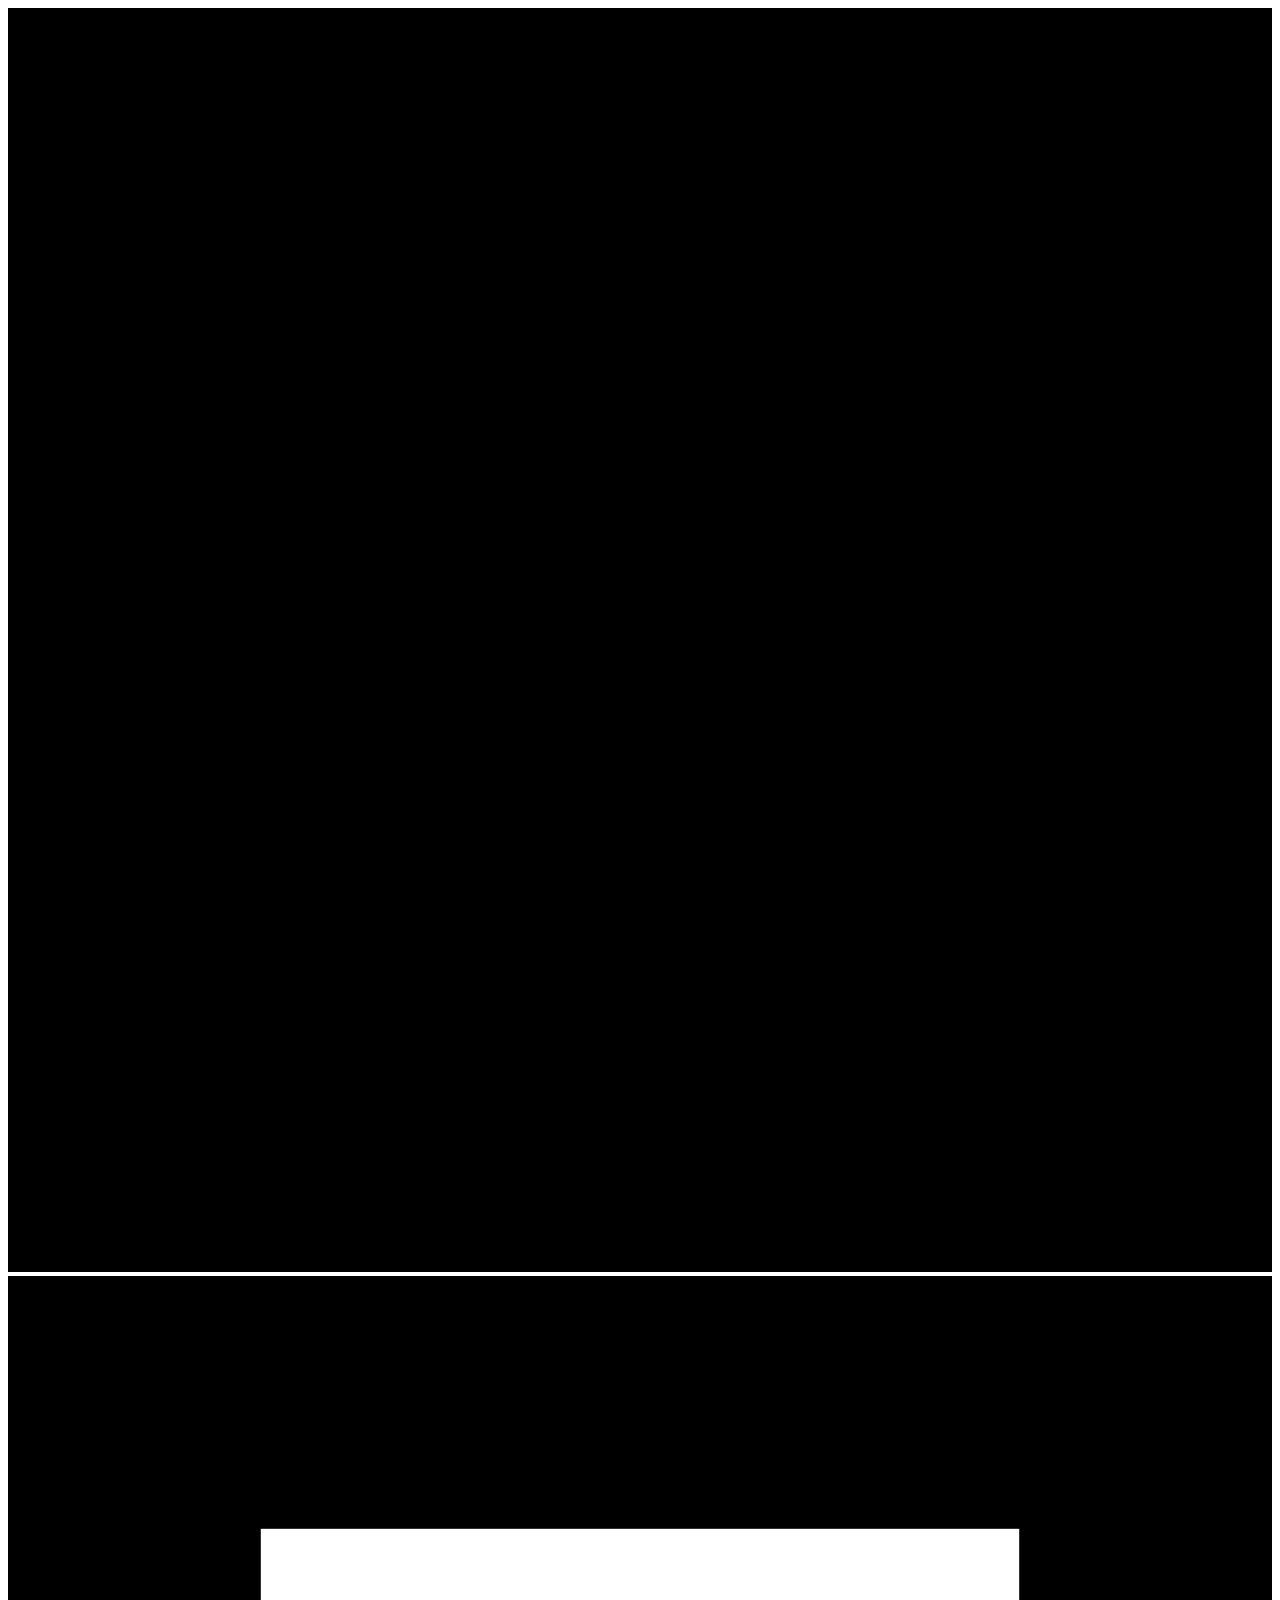
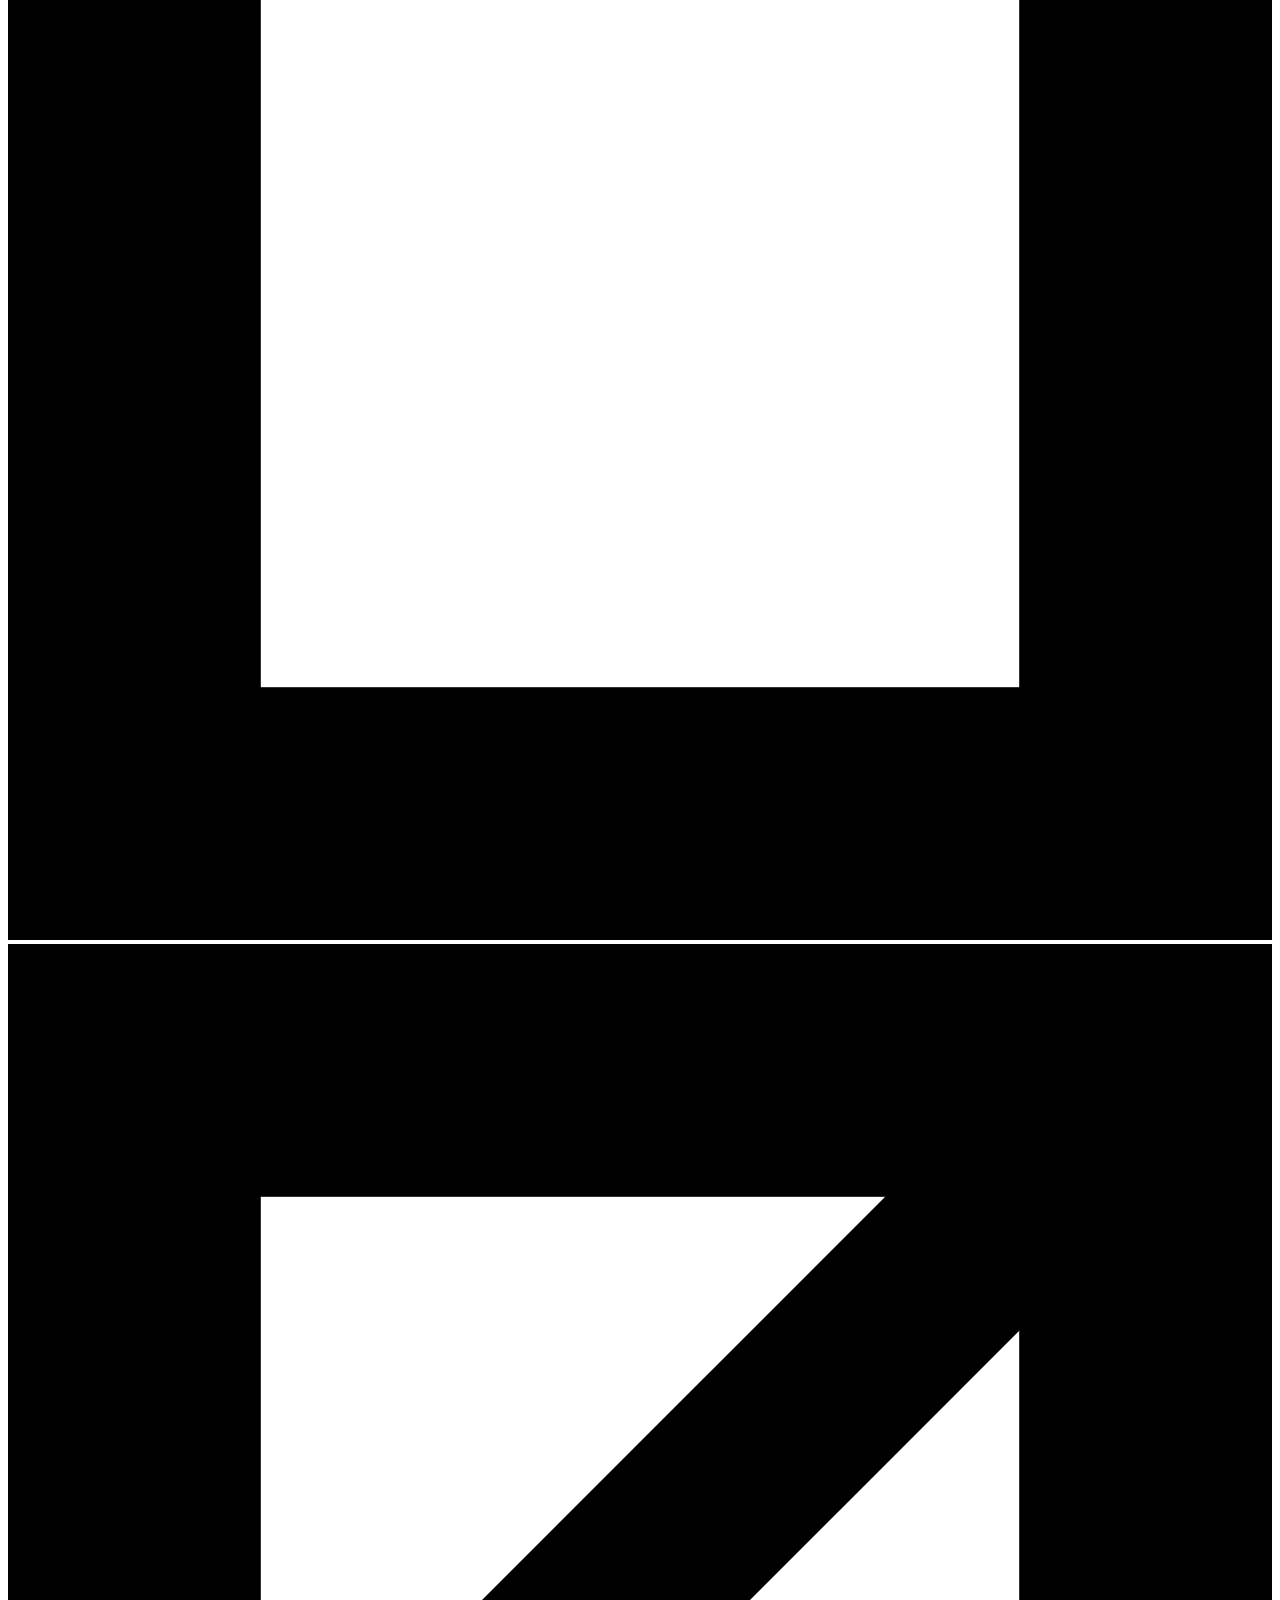
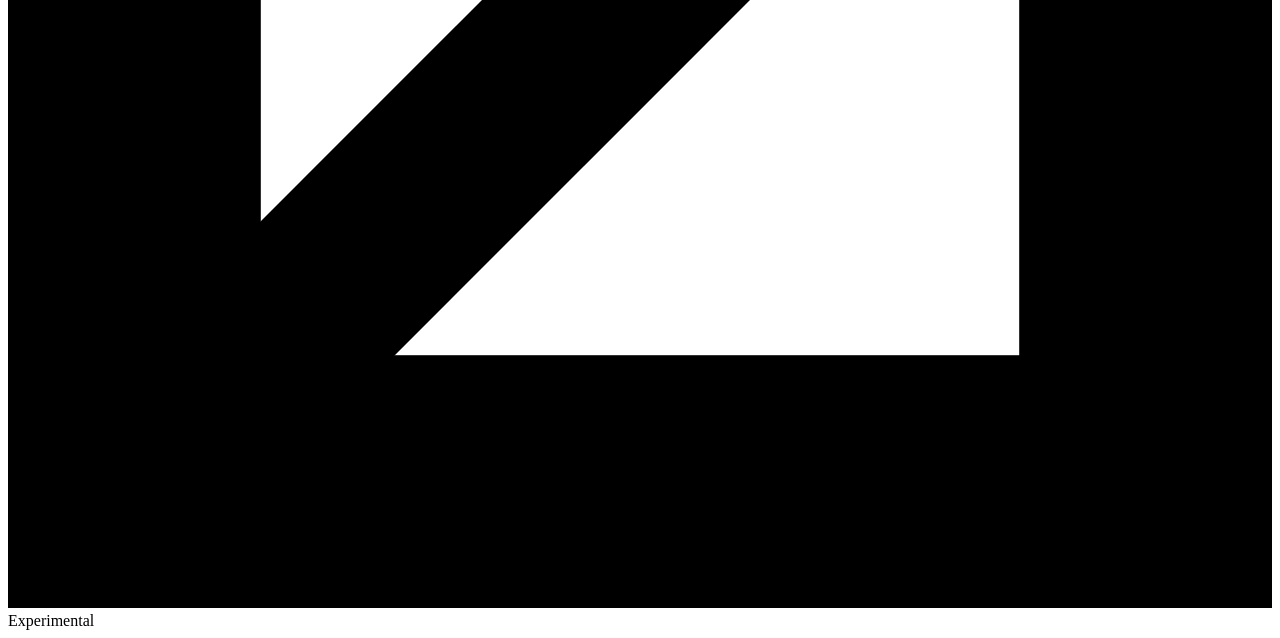
<file: src/main/resources/templates/fragments/lifecycle.html>
<!doctype html>
<html lang="en" xmlns:th="http://www.thymeleaf.org">
<body>
	<!--/*
		A lifecycle marker: a 10px square whose shape, not only its color, tells the
		stages apart. stage is "experimental", "production", or "deprecated".
	*/-->
	<span th:fragment="lifecycle(stage)" class="lifecycle" th:classappend="${'lifecycle--' + stage}">
		<svg th:if="${stage == 'production'}" viewBox="0 0 10 10" aria-hidden="true"><rect width="10" height="10" fill="currentColor"/></svg>
		<svg th:if="${stage == 'experimental'}" viewBox="0 0 10 10" aria-hidden="true"><rect x="1" y="1" width="8" height="8" fill="none" stroke="currentColor" stroke-width="2"/></svg>
		<svg th:if="${stage == 'deprecated'}" viewBox="0 0 10 10" aria-hidden="true"><rect x="1" y="1" width="8" height="8" fill="none" stroke="currentColor" stroke-width="2"/><path d="M1.5 8.5 8.5 1.5" stroke="currentColor" stroke-width="1.5"/></svg>
		<th:block th:text="${#strings.capitalize(stage)}">Experimental</th:block>
	</span>
</body>
</html>
</file>
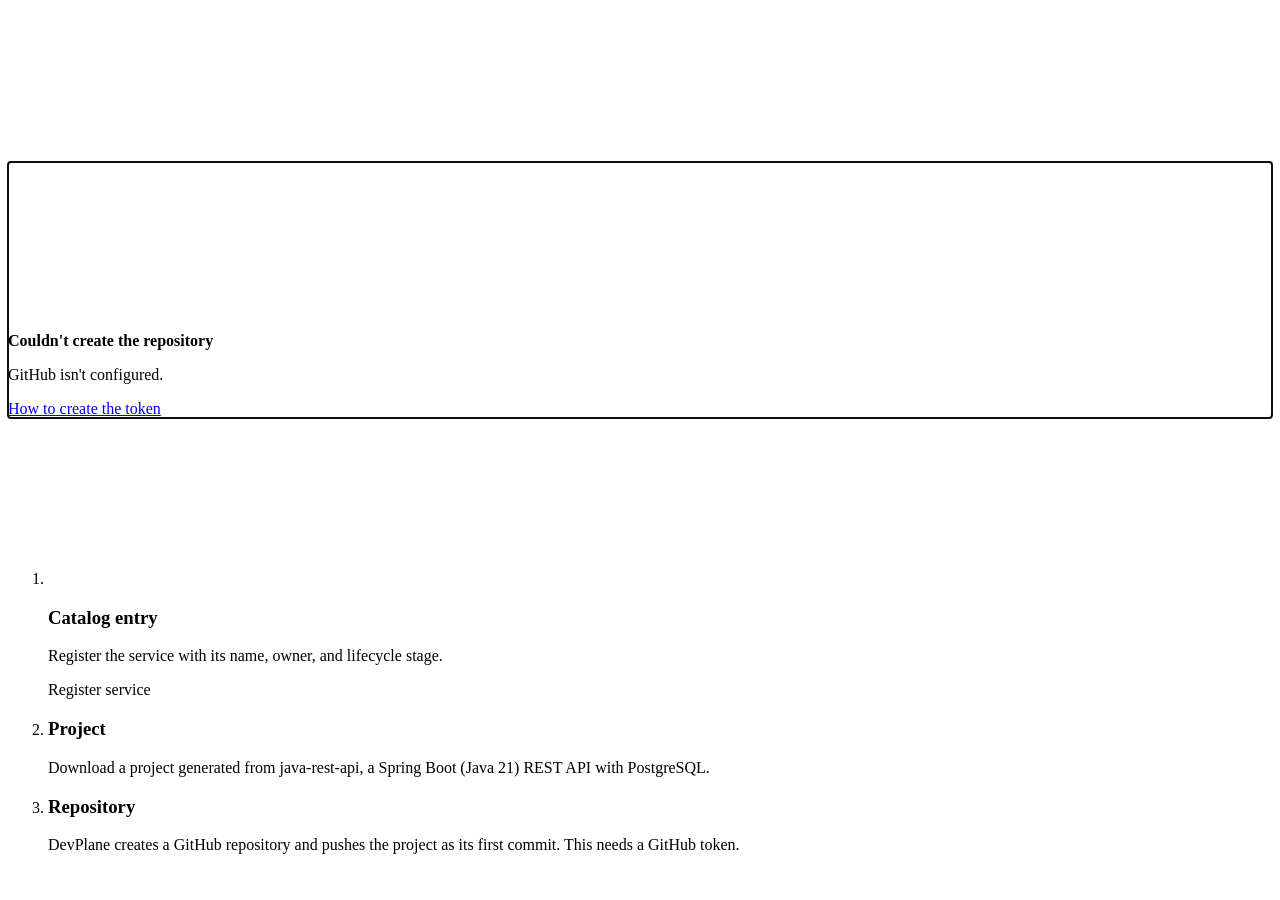
<file: src/main/resources/templates/fragments/path.html>
<!doctype html>
<!--/*
	The service path diagram: a service's steps from catalog entry to project to
	repository, drawn as connected boxes. Steps are list items, so a later phase can
	add one. See "Service path diagram" in docs/ui-guidelines.md.
*/-->
<html lang="en" xmlns:th="http://www.thymeleaf.org">
<body>
	<!--/* The next step's dashed outline. It's an SVG so it can move while work is pending. */-->
	<svg th:fragment="outline" class="step__outline" aria-hidden="true"><rect/></svg>

	<!--/*
		Why the repository wasn't created, inside the repository step. reason is
		DevPlane's own detail, and status the failure's status: a 503 means no token. It
		takes focus, on page load and in htmx's swap, so the next Tab continues from it.
	*/-->
	<div th:fragment="repositoryError(reason, status)" class="notice notice--error" role="alert" tabindex="-1"
			autofocus>
		<svg th:replace="~{fragments/icons :: error}"></svg>
		<div class="notice__body">
			<p><strong>Couldn't create the repository</strong></p>
			<p th:text="${reason}">GitHub isn't configured.</p>
			<p th:if="${status == 503}"><a href="https://github.com/spollito/devplane#push-it-to-github">How to create
					the token</a></p>
		</div>
	</div>

	<!--/*
		The empty catalog's introduction: the steps before any service exists, with
		"Catalog entry" as the next step. template is the default ServiceTemplate.
	*/-->
	<ol th:fragment="intro(template)" class="path path--even">
		<li class="step step--next">
			<svg th:replace="~{fragments/path :: outline}"></svg>
			<div class="step__head">
				<h3>Catalog entry</h3>
				<p class="step__status">Register the service with its name, owner, and lifecycle stage.</p>
			</div>
			<div class="step__actions">
				<a class="button button--primary" th:href="@{/register}">Register service</a>
			</div>
		</li>
		<li class="step step--later">
			<div class="step__head">
				<h3>Project</h3>
				<p class="step__status">Download a project generated from <span class="id"
						th:text="${template.name}">java-rest-api</span>, a <th:block
						th:text="${template.description}">Spring Boot (Java 21) REST API with PostgreSQL</th:block>.</p>
			</div>
		</li>
		<li class="step step--later">
			<div class="step__head">
				<h3>Repository</h3>
				<p class="step__status">DevPlane creates a GitHub repository and pushes the project as its first commit.
					This needs a GitHub token.</p>
			</div>
		</li>
	</ol>
</body>
</html>
</file>
